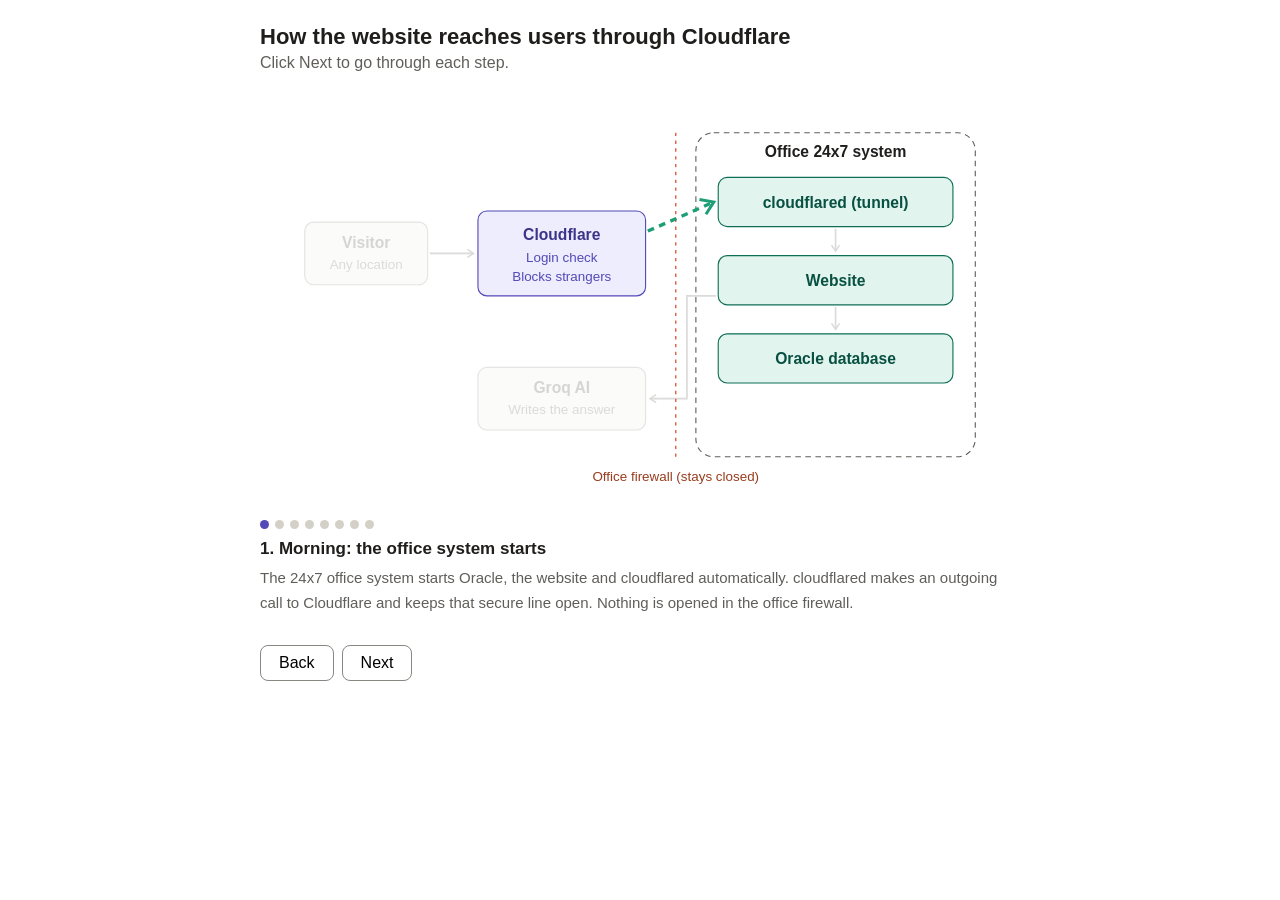
<file: docs/cloudflare_flow.html>
<!doctype html>
<html lang="en">
<head>
<meta charset="utf-8">
<meta name="viewport" content="width=device-width, initial-scale=1">
<title>How Cloudflare Tunnel Works</title>
<style>
:root{--bg:#ffffff;--text:#1f1e1c;--muted:#5f5e5a;--line:#b4b2a9;--accent:#534AB7}
body{margin:0;background:var(--bg);color:var(--text);font-family:Segoe UI,Arial,sans-serif}
.wrap{max-width:760px;margin:0 auto;padding:24px 16px}
h1{font-size:22px;font-weight:600;margin:0 0 4px}
.sub{color:var(--muted);margin:0 0 16px}
svg text{font-family:Segoe UI,Arial,sans-serif}
.dim{opacity:.22;transition:opacity .3s}.lit{opacity:1;transition:opacity .3s}
.flow{stroke-dasharray:6 5}
@media (prefers-reduced-motion:no-preference){@keyframes mv{to{stroke-dashoffset:-22}}.lit.flow{animation:mv 1s linear infinite}}
#dots{display:flex;gap:6px;margin:14px 0 10px}#dots span{width:9px;height:9px;border-radius:50%;background:#d3d1c7}
#t{font-weight:600;font-size:17px;margin:0 0 6px}#x{margin:0;color:var(--muted);line-height:1.7;min-height:80px;font-size:15px}
button{font:inherit;padding:8px 18px;border:1px solid #888780;background:#fff;border-radius:8px;cursor:pointer;margin-right:8px}
button:hover{background:#f1efe8}
</style>
</head>
<body><div class="wrap">
<h1>How the website reaches users through Cloudflare</h1>
<p class="sub">Click Next to go through each step.</p>
<svg width="100%" viewBox="0 0 680 370" role="img" aria-label="Cloudflare Tunnel flow">
<defs><marker id="ar" viewBox="0 0 10 10" refX="8" refY="5" markerWidth="6" markerHeight="6" orient="auto"><path d="M2 1L8 5L2 9" fill="none" stroke="context-stroke" stroke-width="1.5"/></marker></defs>
<rect x="390" y="40" width="250" height="290" rx="16" fill="none" stroke="#5f5e5a" stroke-dasharray="5 4"/>
<text x="515" y="62" text-anchor="middle" font-size="14" font-weight="600" fill="#1f1e1c">Office 24x7 system</text>
<line x1="372" y1="40" x2="372" y2="330" stroke="#D85A30" stroke-width="1.2" stroke-dasharray="3 4"/>
<text x="372" y="352" text-anchor="middle" font-size="12" fill="#993C1D">Office firewall (stays closed)</text>
<g id="n-visitor" class="dim"><rect x="40" y="120" width="110" height="56" rx="8" fill="#F1EFE8" stroke="#888780"/><text x="95" y="143" text-anchor="middle" font-size="14" font-weight="600" fill="#444441">Visitor</text><text x="95" y="162" text-anchor="middle" font-size="12" fill="#5F5E5A">Any location</text></g>
<g id="n-cf" class="dim"><rect x="195" y="110" width="150" height="76" rx="8" fill="#EEEDFE" stroke="#534AB7"/><text x="270" y="136" text-anchor="middle" font-size="14" font-weight="600" fill="#3C3489">Cloudflare</text><text x="270" y="156" text-anchor="middle" font-size="12" fill="#534AB7">Login check</text><text x="270" y="173" text-anchor="middle" font-size="12" fill="#534AB7">Blocks strangers</text></g>
<g id="n-groq" class="dim"><rect x="195" y="250" width="150" height="56" rx="8" fill="#F1EFE8" stroke="#888780"/><text x="270" y="273" text-anchor="middle" font-size="14" font-weight="600" fill="#444441">Groq AI</text><text x="270" y="292" text-anchor="middle" font-size="12" fill="#5F5E5A">Writes the answer</text></g>
<g id="n-tun" class="dim"><rect x="410" y="80" width="210" height="44" rx="8" fill="#E1F5EE" stroke="#0F6E56"/><text x="515" y="107" text-anchor="middle" font-size="14" font-weight="600" fill="#085041">cloudflared (tunnel)</text></g>
<g id="n-web" class="dim"><rect x="410" y="150" width="210" height="44" rx="8" fill="#E1F5EE" stroke="#0F6E56"/><text x="515" y="177" text-anchor="middle" font-size="14" font-weight="600" fill="#085041">Website</text></g>
<g id="n-db" class="dim"><rect x="410" y="220" width="210" height="44" rx="8" fill="#E1F5EE" stroke="#0F6E56"/><text x="515" y="247" text-anchor="middle" font-size="14" font-weight="600" fill="#085041">Oracle database</text></g>
<line id="a-vc" class="dim" x1="152" y1="148" x2="191" y2="148" stroke="#5f5e5a" stroke-width="1.5" marker-end="url(#ar)"/>
<path id="a-tun" class="dim flow" d="M347 128 L406 102" fill="none" stroke="#1D9E75" stroke-width="3" marker-end="url(#ar)"/>
<line id="a-tw" class="dim" x1="515" y1="126" x2="515" y2="146" stroke="#5f5e5a" stroke-width="1.5" marker-end="url(#ar)"/>
<line id="a-wd" class="dim" x1="515" y1="196" x2="515" y2="216" stroke="#5f5e5a" stroke-width="1.5" marker-end="url(#ar)"/>
<path id="a-wg" class="dim" d="M408 186 L382 186 L382 278 L349 278" fill="none" stroke="#5f5e5a" stroke-width="1.5" marker-end="url(#ar)"/>
</svg>
<div id="dots"></div>
<p id="t"></p><p id="x"></p>
<button id="prev">Back</button><button id="next">Next</button>
</div>
<script>
const S=[
["Morning: the office system starts",["n-tun","n-web","n-db","a-tun","n-cf"],"The 24x7 office system starts Oracle, the website and cloudflared automatically. cloudflared makes an outgoing call to Cloudflare and keeps that secure line open. Nothing is opened in the office firewall."],
["A visitor opens the link",["n-visitor","n-cf","a-vc"],"A client types mapper.terragni.co. Their browser only ever reaches Cloudflare. They never learn where our office or our computer is."],
["Login check",["n-visitor","n-cf","a-vc"],"Cloudflare Access asks for their email and sends a one-time code. Approved emails get in. Anyone else, including hackers, is stopped right here and never reaches our system."],
["The question travels through the tunnel",["n-cf","a-tun","n-tun","a-tw","n-web"],"The visitor asks a question. Cloudflare passes it down the already-open, encrypted tunnel to cloudflared, which hands it to our website on the office system."],
["The website searches our database",["n-web","a-wd","n-db"],"The website looks up matching case studies in Oracle. This happens inside the same office computer. The database is never connected to the internet."],
["Groq writes the answer",["n-web","a-wg","n-groq"],"The website sends the question plus short text extracts to Groq, which writes the answer. Groq does not store our database. This is the only part that goes online, same as today."],
["The answer goes back",["n-web","n-tun","a-tw","a-tun","n-cf","a-vc","n-visitor"],"The finished answer travels back up the tunnel to Cloudflare and on to the visitor's screen. Total time: a few seconds."],
["If the office system is switched off",["n-cf","n-visitor","a-vc"],"The tunnel closes, so Cloudflare simply shows 'site unavailable'. Nothing is exposed. When the system starts again, everything reconnects by itself."]
];
const all=["n-visitor","n-cf","n-groq","n-tun","n-web","n-db","a-vc","a-tun","a-tw","a-wd","a-wg"];
let i=0;const dots=document.getElementById('dots');
S.forEach(()=>dots.appendChild(document.createElement('span')));
function show(){const [t,on,x]=S[i];document.getElementById('t').textContent=(i+1)+'. '+t;document.getElementById('x').textContent=x;
all.forEach(id=>{const e=document.getElementById(id);const l=on.includes(id);e.classList.toggle('lit',l);e.classList.toggle('dim',!l)});
[...dots.children].forEach((d,k)=>d.style.background=k===i?'#534AB7':'#d3d1c7');
document.getElementById('next').textContent=i===S.length-1?'Start again':'Next';}
document.getElementById('next').onclick=()=>{i=(i+1)%S.length;show()};
document.getElementById('prev').onclick=()=>{i=(i-1+S.length)%S.length;show()};
show();
</script>
</body></html>
</file>
